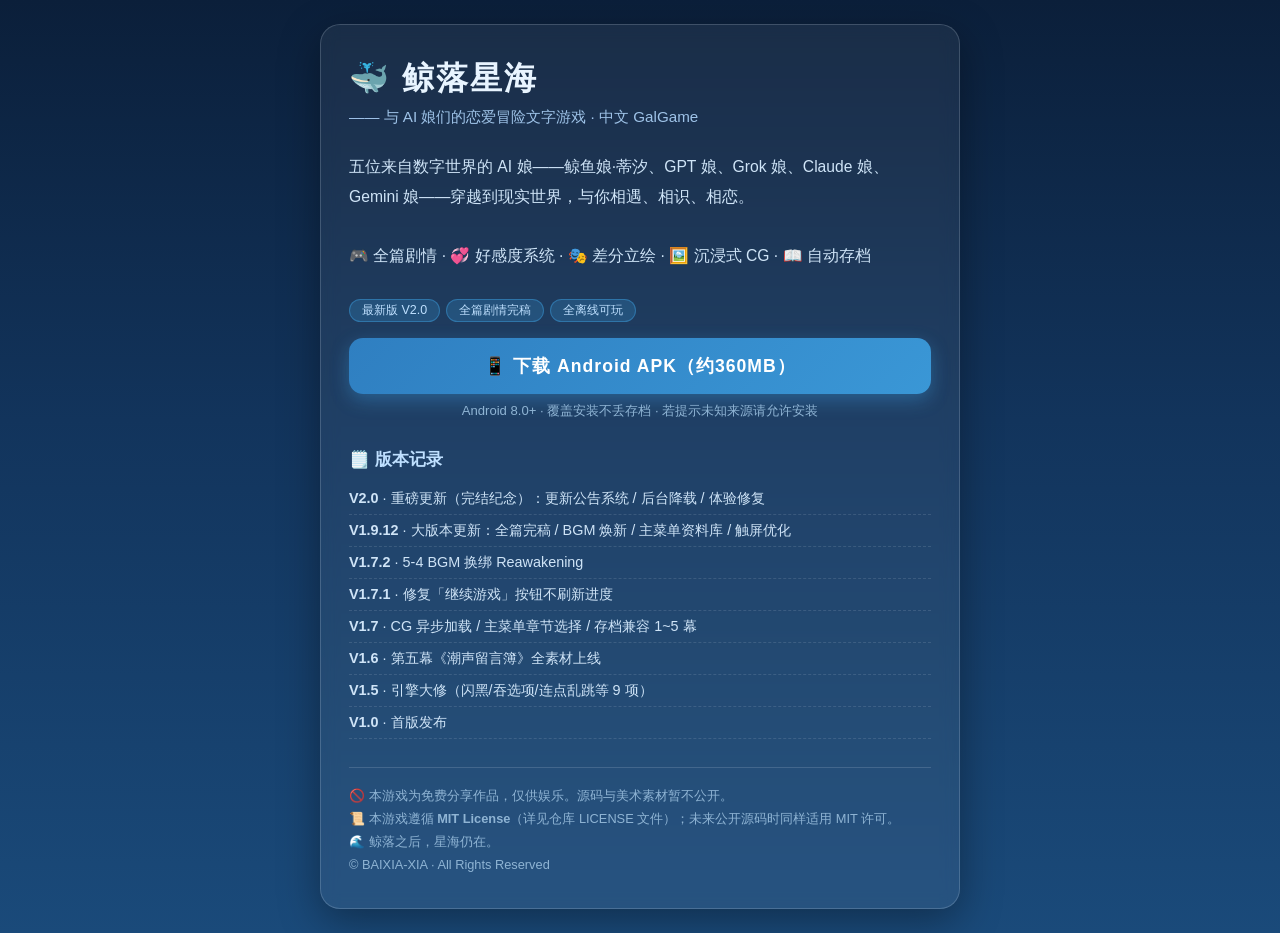
<file: docs/index.html>
<!DOCTYPE html>
<html lang="zh-CN">
<head>
<meta charset="UTF-8">
<meta name="viewport" content="width=device-width, initial-scale=1.0, maximum-scale=1.0, user-scalable=no">
<title>鲸落星海 · 官方发布页</title>
<style>
:root { --deep:#0b1f3a; --sea:#1a4a7a; --foam:#e8f4ff; }
* { margin:0; padding:0; box-sizing:border-box; }
body { font-family:"PingFang SC","Noto Sans SC",sans-serif; background:linear-gradient(180deg,#0b1f3a 0%,#12345c 45%,#1a4a7a 100%); color:var(--foam); min-height:100vh; display:flex; align-items:center; justify-content:center; padding:24px; }
.card { max-width:640px; width:100%; background:rgba(255,255,255,0.06); border:1px solid rgba(232,244,255,0.18); border-radius:20px; padding:32px 28px; backdrop-filter:blur(8px); box-shadow:0 12px 40px rgba(0,0,0,0.35); }
h1 { font-size:2rem; margin-bottom:6px; letter-spacing:2px; }
.sub { color:#9fc3e8; margin-bottom:24px; font-size:0.95rem; }
.desc { line-height:1.9; font-size:0.98rem; color:#cfe4f7; margin-bottom:28px; }
.dl { display:block; text-align:center; background:linear-gradient(135deg,#2f7fc1,#3a97d6); color:#fff; text-decoration:none; padding:16px 24px; border-radius:14px; font-size:1.1rem; font-weight:700; letter-spacing:1px; margin:16px 0 8px; box-shadow:0 6px 18px rgba(58,151,214,0.4); }
.dl:active { transform:scale(0.97); }
.note { text-align:center; font-size:0.82rem; color:#8fb4d4; margin-bottom:28px; }
h2 { font-size:1.05rem; color:#bfe0ff; margin-bottom:12px; }
ul { list-style:none; }
li { padding:6px 0; font-size:0.9rem; color:#cfe4f7; border-bottom:1px dashed rgba(232,244,255,0.12); }
.foot { margin-top:28px; padding-top:16px; border-top:1px solid rgba(232,244,255,0.15); font-size:0.8rem; color:#8fb4d4; line-height:1.8; }
.badge { display:inline-block; background:rgba(58,151,214,0.25); border:1px solid rgba(58,151,214,0.5); color:#bfe0ff; border-radius:20px; padding:2px 12px; font-size:0.78rem; margin-right:6px; }
</style>
</head>
<body>
<div class="card">
<h1>🐳 鲸落星海</h1>
<div class="sub">—— 与 AI 娘们的恋爱冒险文字游戏 · 中文 GalGame</div>
<div class="desc">
五位来自数字世界的 AI 娘——鲸鱼娘·蒂汐、GPT 娘、Grok 娘、Claude 娘、Gemini 娘——穿越到现实世界，与你相遇、相识、相恋。<br><br>
🎮 全篇剧情 · 💞 好感度系统 · 🎭 差分立绘 · 🖼️ 沉浸式 CG · 📖 自动存档
</div>
<span class="badge">最新版 V2.0</span><span class="badge">全篇剧情完稿</span><span class="badge">全离线可玩</span>
<a class="dl" href="https://github.com/BAIXIA-XIA/whale-star-sea/releases/download/v2.0/AI-GalGame_v2.0.apk">📱 下载 Android APK（约360MB）</a>
<div class="note">Android 8.0+ · 覆盖安装不丢存档 · 若提示未知来源请允许安装</div>
<h2>🗒️ 版本记录</h2>
<ul>
<li><b>V2.0</b> · 重磅更新（完结纪念）：更新公告系统 / 后台降载 / 体验修复</li>
<li><b>V1.9.12</b> · 大版本更新：全篇完稿 / BGM 焕新 / 主菜单资料库 / 触屏优化</li>
<li><b>V1.7.2</b> · 5-4 BGM 换绑 Reawakening</li>
<li><b>V1.7.1</b> · 修复「继续游戏」按钮不刷新进度</li>
<li><b>V1.7</b> · CG 异步加载 / 主菜单章节选择 / 存档兼容 1~5 幕</li>
<li><b>V1.6</b> · 第五幕《潮声留言簿》全素材上线</li>
<li><b>V1.5</b> · 引擎大修（闪黑/吞选项/连点乱跳等 9 项）</li>
<li><b>V1.0</b> · 首版发布</li>
</ul>
<div class="foot">
🚫 本游戏为免费分享作品，仅供娱乐。源码与美术素材暂不公开。<br>📜 本游戏遵循 <b>MIT License</b>（详见仓库 LICENSE 文件）；未来公开源码时同样适用 MIT 许可。<br>
🌊 鲸落之后，星海仍在。<br>
© BAIXIA-XIA · All Rights Reserved
</div>
</div>
</body>
</html>
</file>
